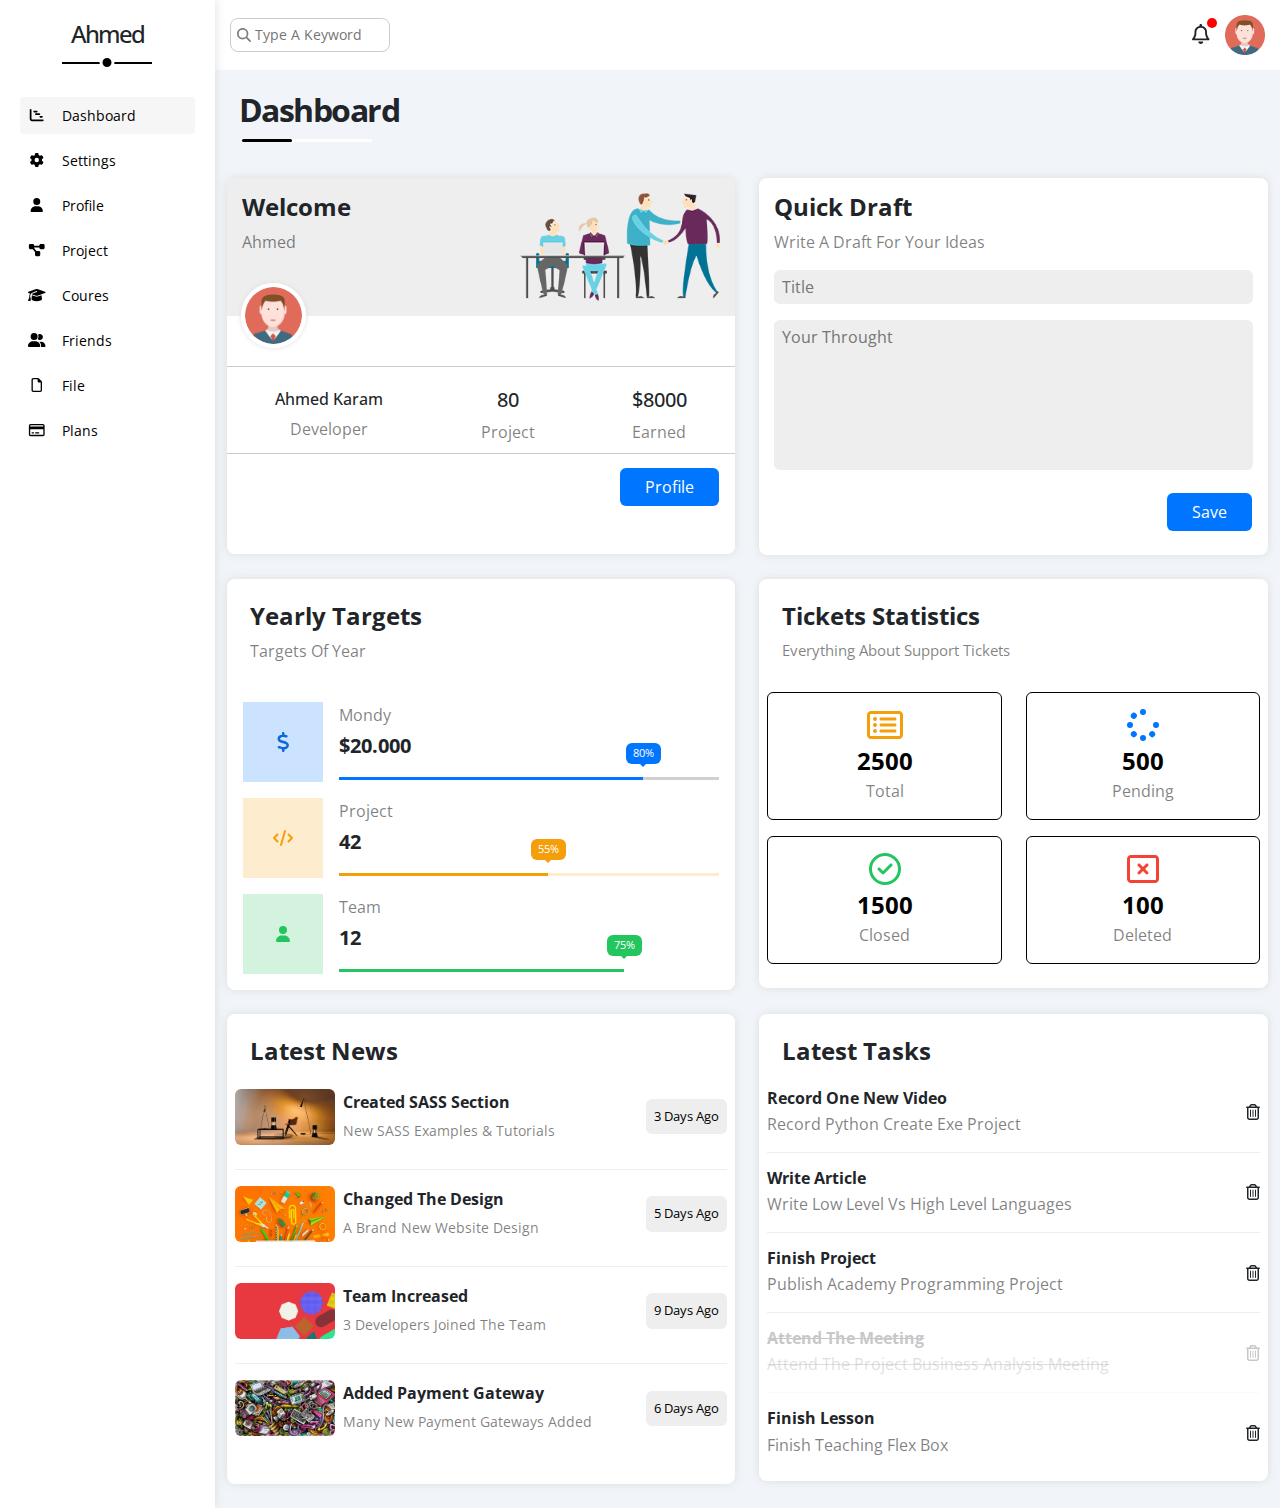
<file: index.html>
<!DOCTYPE html>
<html lang="en">

    <head>
        <meta charset="UTF-8">
        <meta name="viewport" content="width=device-width, initial-scale=1.0">
        <title>Dashboard</title>
        <link rel="stylesheet" href="CSS/bootstrap.min.css">
        <link rel="stylesheet" href="CSS/framework.css" />
        <link rel="stylesheet" href="CSS/all-min.css" />
        <link rel="stylesheet" href="CSS/normalize.css" />
        <link rel="stylesheet" href="CSS/Style.css" />
        <!-- font google -->
        <link rel="preconnect" href="https://fonts.googleapis.com">
        <link rel="preconnect" href="https://fonts.gstatic.com" crossorigin>
        <link href="https://fonts.googleapis.com/css2?family=Open+Sans:wght@300;400;500;600;700;800&display=swap" rel="stylesheet">


    </head>

    <body>

        <div class="page d-flex  min-vh-100 ">
            <!-- start sidebar -->
            <div class="sidebar bg-white p-20">
                <h4 class="text-center  position-relative mb-sm-2 mb-md-5">Ahmed</h4>
                <ul class="list-unstyled m-0 p-0 text-capitalize ">
                    <li>
                        <a class="active text-black  fs-14 p-2  d-flex align-items-center rounded-1 mb-2 " href="index.html">
                            <i class="fa-solid  fa-chart-gantt  fa-fw "></i>
                            <span class="ms-3">Dashboard</span>
                        </a>
                    </li>
                    <li>
                        <a class=" text-black  fs-14 p-2  d-flex align-items-center rounded-1 mb-2 " href="settings.html">
                            <i class="fa-solid fa-gear fa-fw  "></i>
                            <span class="ms-3">settings</span>
                        </a>
                    </li>
                    <li>
                        <a class=" text-black  fs-14 p-2  d-flex align-items-center rounded-1  mb-2  " href="settings.html">
                            <i class="fa-solid fa-user fa-fw"></i>
                            <span class="ms-3">profile</span>
                        </a>
                    </li>
                    <li>
                        <a class=" text-black  fs-14 p-2  d-flex align-items-center rounded-1  mb-2  " href="settings.html">
                            <i class="fa-solid fa-diagram-project fa-fw"></i>
                            <span class="ms-3">project</span>
                        </a>
                    </li>
                    <li>
                        <a class=" text-black  fs-14 p-2  d-flex align-items-center rounded-1  mb-2 " href="settings.html">
                            <i class="fa-solid fa-graduation-cap"></i>
                            <span class="ms-3">coures</span>
                        </a>
                    </li>
                    <li>
                        <a class=" text-black  fs-14 p-2  d-flex align-items-center rounded-1  mb-2 " href="settings.html">
                            <i class="fa-solid fa-user-group fa-fw"></i>
                            <span class="ms-3">friends</span>
                        </a>
                    </li>
                    <li>
                        <a class=" text-black  fs-14 p-2  d-flex align-items-center rounded-1  mb-2 " href="settings.html">
                            <i class="fa-regular fa-file fa-fw"></i>
                            <span class="ms-3">file</span>
                        </a>
                    </li>
                    <li>
                        <a class=" text-black  fs-14 p-2  d-flex align-items-center rounded-1  mb-2 " href="settings.html">
                            <i class="fa-regular fa-credit-card fa-fw"></i>
                            <span class="ms-3">plans</span>
                        </a>
                    </li>
                </ul>
            </div>
            <!-- end sidebar -->
            <!-- start content for page -->
            <div class="content w-100 overflow-hidden">
                <!-- start head " navenar" -->
                <div class="head d-flex align-items-center justify-content-between bg-white ">
                    <form action="" class="position-relative">
                        <i class="fa-solid fa-magnifying-glass text-black-50 fs-14 "></i>
                        <input class="search p-2 ps-4  fs-14 rounded-3 text-black-50" type="search" placeholder="Type A Keyword">
                    </form>
                    <div class="icon position-relative d-flex align-items-center ">
                        <span class="me-3"><i class="fs-5 fa-regular fa-bell bell"></i></span>
                        <img class="img-fluid" src="images/avatar.png" alt="">
                    </div>
                </div>
                <!-- end head -->
                <!-- start  main  title page -->
                <h1 class="main-title position-relative ms-4 mb-5 fw-bold w-fit ls-widest d-block ">
                    Dashboard</h1>
                <!-- end  main  title page -->
                <div class="container">
                    <div class="row ">
                        <div class="col-md-12 col-lg-6 ">
                            <div class="box-shadow box text-capitalize rounded-3 overflow-hidden mb-4 ">
                                <div class="head d-flex align-items-start justify-content-between">
                                    <div>
                                        <h4 class="fw-bold">welcome</h4>
                                        <span class="d-block text-black-50">ahmed</span>
                                    </div>
                                    <img class="img-fluid" src="images/welcome.png" alt="welcome-logo">
                                </div>
                                <div class="text position-relative  bg-white ">
                                    <img class="img-fluid " src="images/avatar.png" alt="avatar">
                                    <div class="info d-flex align-items-center justify-content-around pb-3 pt-5 text-center flex-column flex-md-row   flex-lg-row ">
                                        <div class="name pt-4 ">
                                            <h5 class="fs-6">ahmed karam</h5>
                                            <span class="d-block text-black-50 fs-6">developer</span>
                                        </div>
                                        <div class="project pt-4">
                                            <h5 class="">80</h5>
                                            <span class="d-block text-black-50 fs-6">project</span>
                                        </div>
                                        <div class="selery pt-4">
                                            <h5 class="">$8000</h5>
                                            <span class="d-block text-black-50 fs-6">earned</span>
                                        </div>
                                    </div>
                                    <div class="d-flex justify-content-end pb-5">
                                        <a class="btn main-btn d-block w-fit rounded-2 me-3 mt-2 ps-4 pe-4 bg-blue text-white " href="#">profile</a>
                                    </div>
                                </div>
                            </div>
                        </div>
                        <div class="col-md-12 col-lg-6 ">
                            <div class="box-shadow box-2 text-capitalize rounded-3 overflow-hidden bg-white  mb-4 ">
                                <div class="head">
                                    <h4 class="fw-bold">Quick Draft </h4>
                                    <p class="mb-3 d-block text-black-50 fs-6">Write A Draft For
                                        Your
                                        Ideas </p>
                                    <form action="" class="d-flex flex-wrap text-black-50  ">
                                        <input class="mb-3 p-2 w-100 border-0 rounded-2 " type="text" placeholder="title">
                                        <textarea class="p-2 border-0 rounded-2 " placeholder="your throught"></textarea>
                                    </form>
                                </div>
                                <div class="d-flex justify-content-end mb-4 ">
                                    <a class="btn main-btn d-block w-fit rounded-2 me-3 mt-2 ps-4 pe-4 bg-blue text-white " href="#">save</a>
                                </div>
                            </div>
                        </div>
                        <div class="col-md-12 col-lg-6 ">
                            <div class="box-shadow box-3 text-capitalize rounded-3 overflow-hidden bg-white mb-4 p-2 ">
                                <div class="head">
                                    <h4 class="fw-bold">Yearly Targets </h4>
                                    <p class="mb-3 d-block text-black-50 fs-6">targets of year </p>
                                </div>
                                <div class="target-row text-capitalize d-flex align-items-center position-relateve d-flex p-2 blue">
                                    <div class="icon d-flex align-center justify-content-center me-3">
                                        <i class="fa-solid fa-dollar-sign text-center fs-5"></i>
                                    </div>
                                    <div class="details ">
                                        <p class="text-black-50 mb-1 fs-6 text-black-50"> mondy</p>
                                        <span class="fw-bold mb-3 fs-5 d-block "> $20.000</span>
                                        <div class="prg w-100">
                                            <span style="width: 80%;" data-prog="80%"> </span>
                                        </div>
                                    </div>
                                </div>
                                <div class="target-row text-capitalize d-flex align-items-center position-relateve d-flex p-2 orange">
                                    <div class="icon d-flex align-center justify-content-center me-3 ">
                                        <i class="fa-solid fa-code "></i>
                                    </div>
                                    <div class="details ">
                                        <p class="text-black-50 mb-1 fs-6 text-black-50"> project</p>
                                        <span class="fw-bold  mb-3 fs-5 d-block "> 42</span>
                                        <div class="prg w-100">
                                            <span style="width: 55%;" data-prog="55%"> </span>
                                        </div>
                                    </div>
                                </div>
                                <div class="target-row text-capitalize d-flex align-items-center position-relateve d-flex p-2 green">
                                    <div class="icon d-flex align-center justify-content-center me-3 ">
                                        <i class="fa-solid fa-user"></i>
                                    </div>
                                    <div class="details ">
                                        <p class="text-black-50 mb-1 fs-6 text-black-50"> team</p>
                                        <span class="fw-bold mb-3 fs-5 d-block "> 12</span>
                                        <div class="prg w-100">
                                            <span style="width: 75%;" data-prog="75%"> </span>
                                        </div>
                                    </div>
                                </div>
                            </div>
                        </div>
                        <div class="col-md-12 col-lg-6 ">
                            <div class="box-shadow box-4 text-capitalize rounded-3 overflow-hidden bg-white  mb-4 p-2 ">
                                <div class="head">
                                    <h4 class="fw-bold">Tickets Statistics </h4>
                                    <p class="mb-3 d-block text-black-50 fs-15">Everything About Support Tickets</p>
                                </div>
                                <div class="row ">
                                    <div class="col-md-12 col-lg-6  ">
                                        <div class="box orange text-capitalize  text-center p-3 mb-3 ">
                                            <i class=" fa-2x fa-regular fa-rectangle-list"></i>
                                            <span class="d-block fw-bold fs-4 text-black"> 2500</span>
                                            <span class="  text-black-50"> total</span>
                                        </div>
                                    </div>
                                    <div class="col-md-12 col-lg-6   ">
                                        <div class="box blue text-capitalize  text-center p-3 mb-3">
                                            <i class="fa-2x fa-solid fa-spinner"></i>
                                            <span class="d-block fw-bold fs-4 text-black"> 500</span>
                                            <span class=" text-black-50"> pending</span>
                                        </div>
                                    </div>
                                    <div class="col-md-12 col-lg-6  ">
                                        <div class="box green text-capitalize  text-center p-3 mb-3 ">
                                            <i class="fa-2x fa-regular fa-circle-check"></i>
                                            <span class="d-block fw-bold fs-4 text-black"> 1500</span>
                                            <span class=" text-black-50"> closed</span>
                                        </div>
                                    </div>
                                    <div class="col-md-12 col-lg-6 ">
                                        <div class="box red  text-capitalize  text-center p-3 mb-3">
                                            <i class="fa-2x fa-regular fa-rectangle-xmark"></i>
                                            <span class="d-block fw-bold fs-4 text-black"> 100</span>
                                            <span class="text-black-50"> Deleted</span>
                                        </div>
                                    </div>
                                </div>
                            </div>
                        </div>
                        <div class="col-md-12 col-lg-6">
                            <div class="box-shadow box-5 text-capitalize rounded-3 overflow-hidden bg-white  mb-4  p-2">
                                <div class="head">
                                    <h4 class="fw-bold">Latest News </h4>
                                </div>
                                <div class="section d-flex justify-content-between align-items-center text-lg-start text-md-center  mb-3 pb-4 ">
                                    <img class="img-fluid w-25 rounded-2 me-2" src="images/news-01.png" alt="news">
                                    <div class="flex-fill">
                                        <h6 class="fw-bold ">Created SASS Section </h6>
                                        <p class="fs-14 text-black-50 m-0">New SASS Examples & Tutorials </p>
                                    </div>
                                    <span class="day d-block p-2 fs-13 rounded-2 text-black">3 Days Ago </span>
                                </div>
                                <div class="section d-flex justify-content-between align-items-center mb-3 pb-4 text-lg-start text-md-center  ">
                                    <img class="img-fluid w-25 rounded-2 me-2" src="images/news-02.png" alt="news">
                                    <div class="flex-fill">
                                        <h6 class="fw-bold ">Changed The Design</h6>
                                        <p class="fs-14 text-black-50 m-0">A Brand New Website Design</p>
                                    </div>
                                    <span class="day d-block p-2 fs-13 rounded-2 text-black">5 Days Ago </span>
                                </div>
                                <div class="section d-flex justify-content-between align-items-center mb-3 pb-4 text-lg-start text-md-center  ">
                                    <img class="img-fluid w-25 rounded-2 me-2" src="images/news-03.png" alt="news">
                                    <div class="flex-fill">
                                        <h6 class="fw-bold ">Team Increased </h6>
                                        <p class="fs-14 text-black-50 m-0">3 Developers Joined The Team </p>
                                    </div>
                                    <span class="day d-block p-2 fs-13 rounded-2 text-black">9 Days Ago </span>
                                </div>
                                <div class="section d-flex justify-content-between align-items-center mb-4 pb-3 text-lg-start text-md-center ">
                                    <img class="img-fluid w-25 rounded-2 me-2" src="images/news-04.png" alt="news">
                                    <div class="flex-fill">
                                        <h6 class="fw-bold ">Added Payment Gateway</h6>
                                        <p class="fs-14 text-black-50 m-0">Many New Payment Gateways Added</p>
                                    </div>
                                    <span class="day d-block p-2 fs-13 rounded-2 text-black">6 Days Ago </span>
                                </div>
                            </div>
                        </div>
                        <div class="col-md-12 col-lg-6 ">
                            <div class="box-shadow box-6 text-capitalize rounded-3 overflow-hidden bg-white  mb-4  p-2">
                                <div class="head ">
                                    <h4 class="fw-bold ">Latest Tasks </h4>
                                </div>
                                <div class="box d-flex justify-content-between align-items-center mb-3 pb-3">
                                    <div class="text">
                                        <h5 class="fw-bold m-0 mb-1 fs-6">Record One New Video</h5>
                                        <p class="text-black-50 m-0 fs-6">Record Python Create Exe Project</p>
                                    </div>
                                    <i class="fa-regular fa-trash-can delete"></i>
                                </div>
                                <div class="box d-flex justify-content-between align-items-center mb-3 pb-3">
                                    <div class="text">
                                        <h5 class="fw-bold m-0 mb-1 fs-6 ">Write Article</h5>
                                        <p class="text-black-50 m-0 fs-6">Write Low Level vs High Level Languages</p>
                                    </div>
                                    <i class="fa-regular fa-trash-can delete"></i>
                                </div>
                                <div class="box d-flex justify-content-between align-items-center mb-3 pb-3">
                                    <div class="text">
                                        <h5 class="fw-bold m-0 mb-1 fs-6">Finish Project </h5>
                                        <p class="text-black-50 m-0 fs-6">Publish Academy Programming Project</p>
                                    </div>
                                    <i class="fa-regular fa-trash-can delete"></i>
                                </div>
                                <div class="box d-flex justify-content-between align-items-center mb-3 pb-3 opacity-25">
                                    <div class="text">
                                        <h5 class="fw-bold m-0 mb-1 fs-6 text-decoration-line-through">Attend The Meeting </h5>
                                        <p class="text-black-50 m-0 text-decoration-line-through fs-6">Attend The Project Business Analysis Meeting</p>
                                    </div>
                                    <i class="fa-regular fa-trash-can delete"></i>
                                </div>
                                <div class="box d-flex justify-content-between align-items-center pb-3">
                                    <div class="text">
                                        <h5 class="fw-bold m-0 mb-1 fs-6">Finish Lesson </h5>
                                        <p class="text-black-50 m-0 fs-6">Finish Teaching Flex Box</p>
                                    </div>
                                    <i class="fa-regular fa-trash-can delete"></i>
                                </div>

                            </div>
                        </div>
                    </div>
                </div>
                <!-- end content for page -->
            </div>
        </div>
        <!-- file js -->
        <script src="js/bootstrap.bundle.min.js"></script>
        <script src="js/all.min.js"></script>
    </body>

</html>
</file>
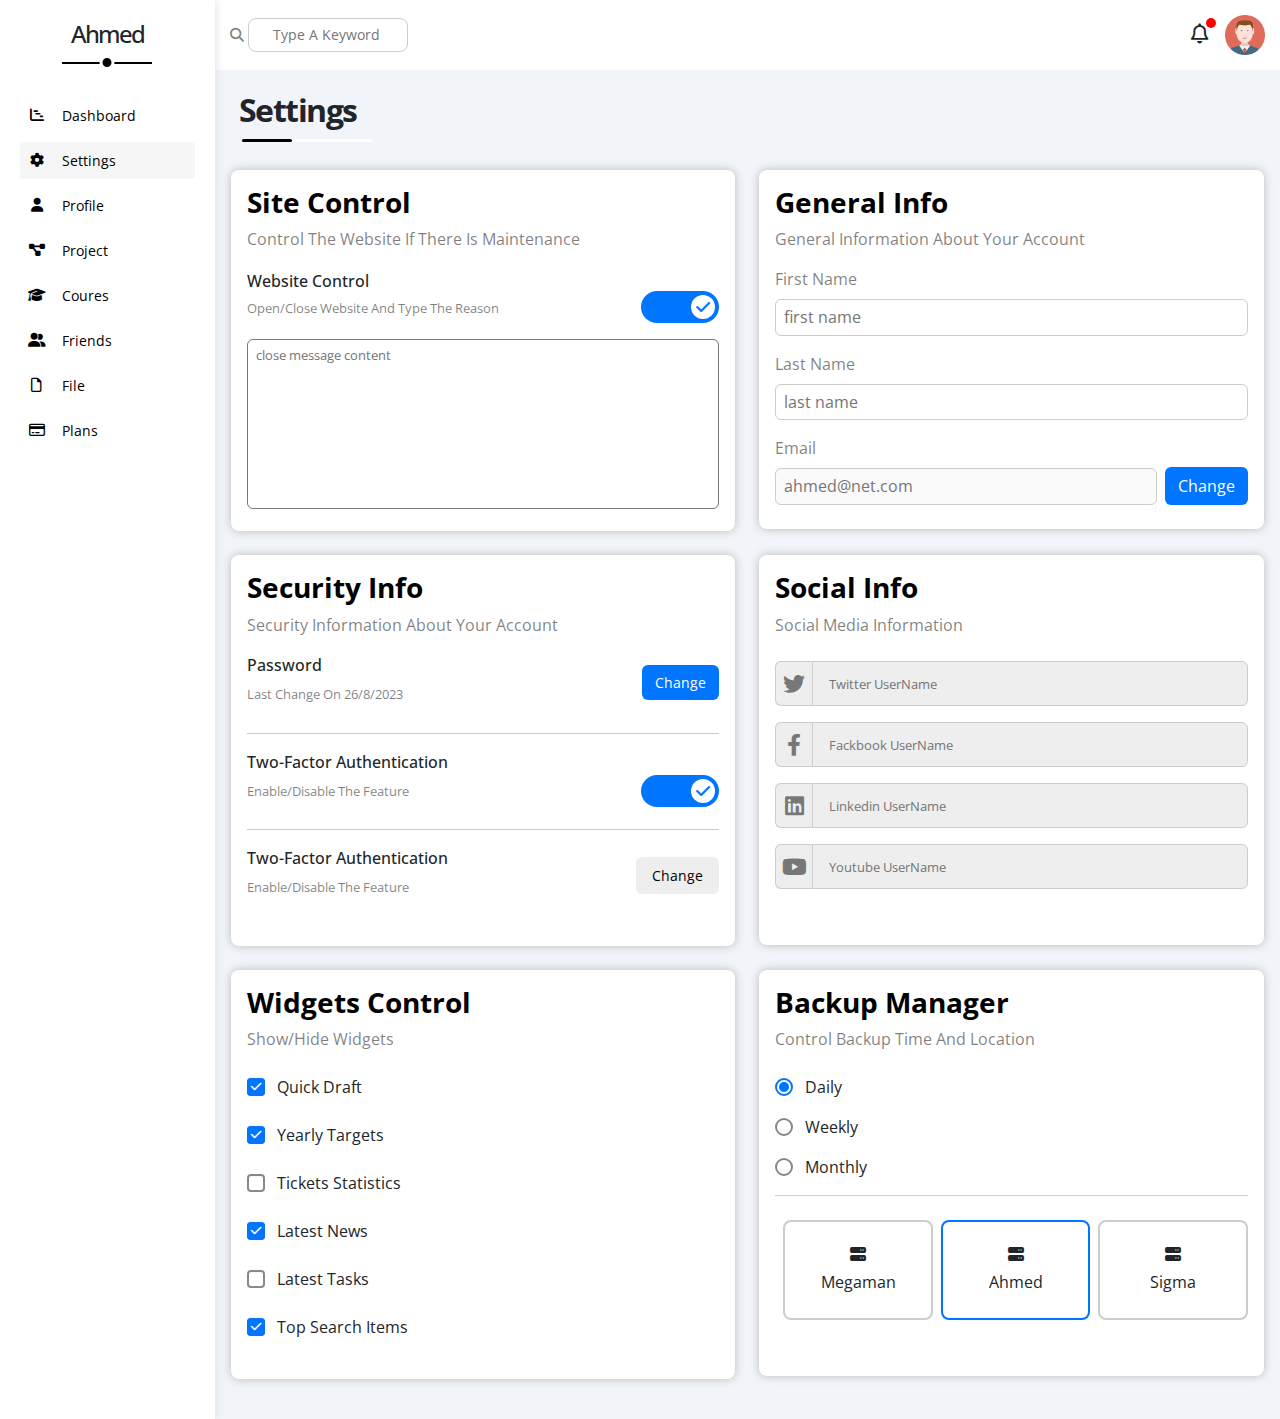
<file: settings.html>
<!DOCTYPE html>
<html lang="en">

    <head>
        <meta charset="UTF-8">
        <meta name="viewport" content="width=device-width, initial-scale=1.0">
        <title>Dashboard</title>
        <link rel="stylesheet" href="CSS/bootstrap.min.css">
        <link rel="stylesheet" href="CSS/framework.css" />
        <link rel="stylesheet" href="CSS/all-min.css" />
        <link rel="stylesheet" href="CSS/normalize.css" />
        <link rel="stylesheet" href="CSS/Style.css" />
        <!-- font google -->
        <link rel="preconnect" href="https://fonts.googleapis.com">
        <link rel="preconnect" href="https://fonts.gstatic.com" crossorigin>
        <link href="https://fonts.googleapis.com/css2?family=Open+Sans:wght@300;400;500;600;700;800&display=swap" rel="stylesheet">
    </head>

    <body>
        <div class="page d-flex  min-vh-100 ">
            <!-- start sidebar -->
            <div class="sidebar bg-white p-20">
                <h4 class="text-center  position-relative mb-sm-2 mb-md-5">Ahmed</h4>
                <ul class="list-unstyled m-0 p-0 text-capitalize ">
                    <li>
                        <a class=" text-black  fs-14 p-2  d-flex align-items-center rounded-1 mb-2 " href="index.html">
                            <i class="fa-solid  fa-chart-gantt  fa-fw "></i>
                            <span class="ms-3">Dashboard</span>
                        </a>
                    </li>
                    <li>
                        <a class=" active text-black  fs-14 p-2  d-flex align-items-center rounded-1 mb-2 " href="settings.html">
                            <i class="fa-solid fa-gear fa-fw  "></i>
                            <span class="ms-3">settings</span>
                        </a>
                    </li>
                    <li>
                        <a class=" text-black  fs-14 p-2  d-flex align-items-center rounded-1  mb-2  " href="settings.html">
                            <i class="fa-solid fa-user fa-fw"></i>
                            <span class="ms-3">profile</span>
                        </a>
                    </li>
                    <li>
                        <a class=" text-black  fs-14 p-2  d-flex align-items-center rounded-1  mb-2  " href="settings.html">
                            <i class="fa-solid fa-diagram-project fa-fw"></i>
                            <span class="ms-3">project</span>
                        </a>
                    </li>
                    <li>
                        <a class=" text-black  fs-14 p-2  d-flex align-items-center rounded-1  mb-2 " href="settings.html">
                            <i class="fa-solid fa-graduation-cap"></i>
                            <span class="ms-3">coures</span>
                        </a>
                    </li>
                    <li>
                        <a class=" text-black  fs-14 p-2  d-flex align-items-center rounded-1  mb-2 " href="settings.html">
                            <i class="fa-solid fa-user-group fa-fw"></i>
                            <span class="ms-3">friends</span>
                        </a>
                    </li>
                    <li>
                        <a class=" text-black  fs-14 p-2  d-flex align-items-center rounded-1  mb-2 " href="settings.html">
                            <i class="fa-regular fa-file fa-fw"></i>
                            <span class="ms-3">file</span>
                        </a>
                    </li>
                    <li>
                        <a class=" text-black  fs-14 p-2  d-flex align-items-center rounded-1  mb-2 " href="settings.html">
                            <i class="fa-regular fa-credit-card fa-fw"></i>
                            <span class="ms-3">plans</span>
                        </a>
                    </li>
                </ul>
            </div>
            <!-- end sidebar -->
            <!-- start content for page -->
            <div class="content w-100 overflow-hidden">
                <!-- start head " navenar" -->
                <div class="head d-flex align-items-center justify-content-between bg-white ">
                    <form action="" class="position-relative">
                        <i class="fa-solid fa-magnifying-glass text-black-50 fs-14 "></i>
                        <input class="search p-2 ps-4  fs-14 rounded-3 text-black-50" type="search" placeholder="Type A Keyword">
                    </form>
                    <div class="icon position-relative d-flex align-items-center ">
                        <span class="me-3"><i class="fs-5 fa-regular fa-bell bell"></i></span>
                        <img class="img-fluid" src="images/avatar.png" alt="">
                    </div>
                </div>
                <!-- end head -->
                <!-- start  main  title page -->
                <h1 class="main-title position-relative ms-4 mb-4 fw-bold w-fit ls-widest d-block text-capitalize">
                    settings</h1>
                <!-- end  main  title page -->
                <!-- <label>
                        <input class="check-box" type="checkbox" checked>
                        <div class="checked-swich"></div>
                    </label> -->
                <div class="settings-page p-3 ">
                    <div class="row">
                        <!-- Site Control  -->
                        <div class="colo-md-12 col-lg-6">
                            <div class="box box-one Site-control bg-white rounded-3 p-3 text-capitalize mb-4">
                                <h3 class="fw-bold text-black m-0 mb-2">Site Control </h3>
                                <p class="m-0 mb-3 text-black-50">Control The Website If There Is Maintenance </p>
                                <div class="d-flex justify-content-between align-items-center">
                                    <div class="text">
                                        <h3 class="fs-6 m-0 mb-2">Website Control </h3>
                                        <p class="text-black-50 fs-13 m-0">open/Close Website and Type The Reason </p>
                                    </div>
                                    <div class="toggole">
                                        <label>
                                            <input class="check-box" type="checkbox" checked>
                                            <div class="toggole-swich"></div>
                                        </label>
                                    </div>
                                </div>
                                <textarea class="w-100 mt-3 p-2 text-black-50 fs-13 rounded-2 " placeholder="close message content"></textarea>
                            </div>
                        </div>
                        <!-- General Info  -->
                        <div class="colo-md-12 col-lg-6">
                            <div class="box box-two General bg-white rounded-3 p-3 text-capitalize mb-4">
                                <h3 class="fw-bold text-black m-0 mb-2 fs-3">General Info </h3>
                                <p class="m-0 mb-3 text-black-50">General Information About Your Account </p>
                                <form class=" text-black-50 ">
                                    <label class="mb-2 fs-6" for="name">first name</label>
                                    <input class=" w-100 mb-3 p-2 rounded-2 border-0" type="text" name="name" id="name" placeholder="first name">
                                    <label class="mb-2 fs-6" for="last-name"> last name</label>
                                    <input class=" w-100 mb-3 p-2 rounded-2 border-0" type="text" name="last-name" id="last-name" placeholder="last name">
                                    <div class="d-flex align-items-center">
                                        <div class="flex-fill">
                                            <label class="mb-2 fs-6" for="email">Email</label>
                                            <input class=" w-100 mb-2 p-2 d-block rounded-2 border-0 " type="email" name="email" id="email" placeholder="ahmed@net.com" disabled>
                                        </div>
                                        <div>
                                            <a class="btn main-btn bg-blue text-white ms-2 mt-4" href="#">change</a>
                                        </div>
                                    </div>
                                </form>
                            </div>
                        </div>
                        <!-- Security Info  -->
                        <div class="colo-md-12 col-lg-6">
                            <div class="box box-three Security bg-white rounded-3 p-3 text-capitalize mb-4">
                                <h3 class="fw-bold text-black m-0 mb-2 ">Security Info </h3>
                                <p class="m-0 mb-3 text-black-50">Security Information About Your Account </p>
                                <div class="section d-flex justify-content-between align-items-center mb-3">
                                    <div class="text">
                                        <p class="fw-medium m-0 ">password</p>
                                        <p class="text-black-50 mt-2 mb-2 fs-13">Last Change On 26/8/2023 </p>
                                    </div>
                                    <a class="btn main-btn bg-blue text-white fs-14" href="#">change</a>
                                </div>
                                <div class="section d-flex justify-content-between align-items-center mb-3">
                                    <div class="text">
                                        <p class="fw-medium m-0 ">Two-Factor Authentication</p>
                                        <p class="text-black-50 mt-2 mb-2 fs-13">Enable/Disable The Feature </p>
                                    </div>
                                    <div class="toggole">
                                        <label>
                                            <input class="check-box" type="checkbox" checked>
                                            <div class="toggole-swich"></div>
                                        </label>
                                    </div>
                                </div>
                                <div class="section d-flex justify-content-between align-items-center p-md-0 pb-lg-4">
                                    <div class="text">
                                        <span class="fw-medium m-0 ">Two-Factor Authentication</span>
                                        <p class="text-black-50 mt-2 mb-2 fs-13">Enable/Disable The Feature </p>
                                    </div>
                                    <a class=" btn-grany  text-black fs-14 rounded-2 p-2 ps-3 pe-3 " href="#">change</a>
                                </div>
                            </div>
                        </div>
                        <!-- Social Info -->
                        <div class="colo-md-12 col-lg-6">
                            <div class="box box-four Social-info bg-white rounded-3 pb-4 p-3 text-capitalize mb-4">
                                <h3 class="fw-bold text-black m-0 mb-2 fs-3">Social Info</h3>
                                <p class="m-0 mb-3 text-black-50 mb-4">Social Media Information </p>
                                <form class=" text-black-50 mb-3">
                                    <div class="social  d-flex ">
                                        <i class="fa-brands fa-twitter rounded-start-2 border-end-0"></i>
                                        <input class="Twitter d-inline-flex w-100 mb-3 ps-3 fs-13 p-3 rounded-end-2 border-0" type="text" name="Twitter" id="Twitter" placeholder="Twitter UserName">
                                    </div>
                                    <div class="social  d-flex">
                                        <i class="fa-brands fa-facebook-f rounded-start-2 border-end-0"></i>
                                        <input class="Twitter d-inline-flex w-100 mb-3 ps-3 fs-13 p-3 rounded-end-2 border-0" type="text" name="Fackbook" id="Fackbook" placeholder="Fackbook UserName">
                                    </div>
                                    <div class="social  d-flex">
                                        <i class="fa-brands fa-linkedin rounded-start-2 border-end-0"></i>
                                        <input class="Twitter d-inline-flex w-100 mb-3 ps-3 fs-13 p-3 rounded-end-2 border-0" type="text" name="Linkedin" id="Linkedin" placeholder="Linkedin UserName">
                                    </div>
                                    <div class="social  d-flex">
                                        <i class="fa-brands fa-youtube rounded-start-2 border-end-0 "></i>
                                        <input class="Twitter d-inline-flex w-100 mb-3 ps-3 fs-13 p-3 rounded-end-2 border-0" type="text" name="Youtube" id="Youtube" placeholder="Youtube UserName">
                                    </div>
                                </form>
                            </div>
                        </div>
                        <!-- Widgets Control -->
                        <div class="colo-md-12 col-lg-6">
                            <div class="box box-five Control bg-white rounded-3 p-3 text-capitalize mb-4">
                                <h3 class="fw-bold text-black m-0 mb-2 fs-3"> Widgets Control</h3>
                                <p class="m-0 mb-3 text-black-50 mb-4">Show/Hide Widgets </p>
                                <div class="Control d-flex align-items-center mb-4 ">
                                    <input type="checkbox" id="one" checked />
                                    <label for="one"> Quick Draft</label>
                                </div>
                                <div class="Control d-flex align-items-center mb-4">
                                    <input type="checkbox" id="two" checked />
                                    <label for="two"> Yearly Targets</label>
                                </div>
                                <div class="Control d-flex align-items-center mb-4">
                                    <input type="checkbox" id="three" />
                                    <label for="three">Tickets Statistics</label>
                                </div>
                                <div class="Control d-flex align-items-center mb-4">
                                    <input type="checkbox" id="four" checked />
                                    <label for="four">Latest News </label>
                                </div>
                                <div class="Control d-flex align-items-center mb-4">
                                    <input type="checkbox" id="five" />
                                    <label for="five"> Latest Tasks</label>
                                </div>
                                <div class="Control d-flex align-items-center mb-4">
                                    <input type="checkbox" id="six" checked />
                                    <label for="six">Top Search Items</label>
                                </div>
                            </div>
                        </div>
                        <!-- Backup Manager  -->
                        <div class="colo-md-12 col-lg-6">
                            <div class="box box-six Backup bg-white rounded-3 p-3 text-capitalize mb-4">
                                <h3 class="fw-bold text-black m-0 mb-2 fs-3"> Backup Manager </h3>
                                <p class="m-0 mb-3 text-black-50 mb-4">Control Backup Time And Location </p>
                                <div class="date d-flex align-items-center mb-3 ">
                                    <input type="radio" name="time" id="daily" checked />
                                    <label for="daily">daily</label>
                                </div>
                                <div class="date d-flex align-items-center mb-3 ">
                                    <input type="radio" name="time" id="weekly" />
                                    <label for="weekly">weekly</label>
                                </div>
                                <div class="date d-flex align-items-center mb-3 ">
                                    <input type="radio" name="time" id="monthly" />
                                    <label for="monthly">monthly</label>
                                </div>
                                <div class="servers d-flex align-items-center text-center  pt-4 mb-4">
                                    <input type="radio" name="servers" id="server-one" />
                                    <div class="server mb-3  rounded-3 w-100  ms-2">
                                        <label class="d-block p-4 " for="server-one">
                                            <i class="fa-solid fa-server d-block mb-2 "></i>
                                            <span>Megaman</span>
                                        </label>
                                    </div>
                                    <input type="radio" name="servers" id="server-two" checked />
                                    <div class="server mb-3  rounded-3 w-100 ms-2">
                                        <label class="d-block  p-4" for="server-two">
                                            <i class="fa-solid fa-server d-block mb-2 "></i>
                                            <span>Ahmed</span>
                                        </label>
                                    </div>
                                    <input type="radio" name="servers" id="server-three" />
                                    <div class="server mb-3  rounded-3 w-100 ms-2">
                                        <label class="d-block p-4" for="server-three">
                                            <i class="fa-solid fa-server d-block mb-2"></i>
                                            <span>Sigma</span>
                                        </label>
                                    </div>
                                </div>
                            </div>
                        </div>
                    </div>
                </div>
            </div>
        </div>
    </body>
</file>
<file: CSS/framework.css>
:root {
  --blue-color: #0075ff;
  --blue-alt-color: #0d69d5;
  --orange-color: #f59e0b;
  --green-color: #22c55e;
  --red-color: #f44336;
  --grey-color: #888;
}

/* Start Box */
.d-flex {
  display: flex;
}

.f-wrap {
  flex-wrap: wrap;
}

.align-center {
  align-items: center;
}

.space-between {
  justify-content: space-between;
}

.d-grid {
  display: grid;
}

.gap-20 {
  gap: 20px;
}

.d-block {
  display: block;
}

@media (max-width: 767px) {
  .block-mobile {
    display: block;
  }

  .hide-mobile {
    display: none;
  }
}

/* End Box */
/* Start Padding + Margin */
.p-10 {
  padding: 10px;
}

.p-15 {
  padding: 15px;
}

.p-20 {
  padding: 20px;
}

.pt-10 {
  padding-top: 10px;
}

.pt-15 {
  padding-top: 15px;
}

.pt-20 {
  padding-top: 20px;
}

.pb-10 {
  padding-bottom: 10px;
}

.pb-15 {
  padding-bottom: 15px;
}

.pb-20 {
  padding-bottom: 20px;
}

.pl-15 {
  padding-left: 15px;
}

.m-0 {
  margin: 0;
}

.m-15 {
  margin: 15px;
}

.m-20 {
  margin: 20px;
}

.mt-0 {
  margin-top: 0;
}

.mt-5 {
  margin-top: 5px;
}

.mt-10 {
  margin-top: 10px;
}

.mt-15 {
  margin-top: 15px;
}

.mt-20 {
  margin-top: 20px;
}

.mt-25 {
  margin-top: 25px;
}

.mr-10 {
  margin-right: 10px;
}

.mr-15 {
  margin-right: 15px;
}

.mb-5 {
  margin-bottom: 5px;
}

.mb-10 {
  margin-bottom: 10px;
}

.mb-15 {
  margin-bottom: 15px;
}

.mb-20 {
  margin-bottom: 20px;
}

.mb-25 {
  margin-bottom: 25px;
}

/* End Padding + Margin */
/* Start Color */
.c-black {
  color: black;
}

.c-white {
  color: white;
}

.c-grey {
  color: var(--grey-color);
}

.c-red {
  color: var(--red-color);
}

.c-green {
  color: var(--green-color);
}

.c-blue {
  color: var(--blue-color);
}

.c-orange {
  color: var(--orange-color);
}

.bg-red {
  background-color: var(--red-color);
}

.bg-green {
  background-color: var(--green-color);
}

.bg-blue {
  background-color: var(--blue-color);
}

.bg-orange {
  background-color: var(--orange-color);
}

.bg-white {
  background-color: white;
}

.bg-eee {
  background-color: #eee;
}

/* End Color */
/* Start Position */
.p-relative {
  position: relative;
}

.p-absolute {
  position: absolute;
}

/* End Position */
/* Start Font */
.txt-c {
  text-align: center;
}

.fs-13 {
  font-size: 13px;
}

.fs-14 {
  font-size: 14px;
}

.fs-15 {
  font-size: 15px;
}

.fs-25 {
  font-size: 25px;
}

.fw-bold {
  font-weight: bold;
}

@media (max-width: 767px) {
  .txt-c-mobile {
    text-align: center;
  }
}

/* End Font */
/* Start Border */
.rad-6 {
  border-radius: 6px;
}

.rad-10 {
  border-radius: 10px;
}

.rad-half {
  border-radius: 50%;
}

.b-none {
  border: none;
}

.border-ccc {
  border: 1px solid #ccc;
}

.border-eee {
  border: 1px solid #eee;
}

/* End Border */
/* Start Width + Height */
.w-full {
  width: 100%;
}

.w-100 {
  width: 100px;
}

.w-fit {
  width: fit-content;
}

.h-full {
  height: 100%;
}

.h-100 {
  height: 100px;
}

/* End Width + Height */
/* Start Components */
.center-flex {
  display: flex;
  align-items: center;
  justify-content: center;
}

.between-flex {
  display: flex;
  align-items: center;
  justify-content: space-between;
}

.btn-shape {
  padding: 4px 10px;
  border-radius: 6px;
}

/* End Components */
</file>
<file: CSS/Style.css>
* {
    box-sizing: border-box;
}
:root {
    --main-transition: 0.3s;
    --blue-color: #0075ff;
    --blue-alt-color: #0d69d5;
    --orange-color: #f59e0b;
    --green-color: #22c55e;
    --red-color: #f44336;
    --grey-color: #888;
    --fa-style-family-clssic: "Font Awesome 6 Free"
}
body {
    font-family: 'Open Sans', sans-serif;
}
html {
    scroll-behavior: smooth;
}
*:focus {
    outline: none;
}
a {
    text-decoration: none;
    transition: var(--main-transition);
}
.page {
    background-color: #f1f5f9;
}
.sidebar {
    width: 250px;
    box-shadow: 0 0 10px #ddd;
    transition: var(--main-transition);
    z-index: 1;
}
.sidebar > h4 {
    letter-spacing: -2px;
}
@media (min-width:767px) {
    .sidebar > h4::before,
    .sidebar > h4::after {
        content: "";
        position: absolute;
        left: 50%;
        transform: translateX(-50%);
        background-color: black;
    }
    .sidebar > h4::before {
        width: 90px;
        height: 2px;
        bottom: -15px;
    }
    .sidebar > h4::after {
        width: 15px;
        height: 15px;
        bottom: -21px;
        border-radius: 50%;
        border: 3px solid rgb(255, 255, 255);
    }
}
.sidebar ul li a:hover,
.sidebar ul li a.active {
    background-color: #f6f6f6;
}
@media (max-width:767px) {
    .sidebar {
        width: 65px;
        padding: 10px;
    }
    .sidebar > h4 {
        font-size: 14px;
    }
    .sidebar ul li a span {
        display: none;
    }
}
.content .head {
    padding: 15px;
}
.content .head form input[type="search"] {
    border: 1px solid #ccc;
    width: 160px;
    transition: var(--main-transition);
    color: black !important;
}
.content .head form input[type="search"]:focus {
    width: 190px;
}
.content .head form input[type="search"]:focus::placeholder {
    opacity: 0;
}
.content .head form svg {
    position: absolute;
    top: 50%;
    transform: translateY(-50%);
    left: 7px;
}
.content .head .icon img {
    height: 40px;
    width: 40px;
}
.content .head .icon span::before {
    content: " ";
    position: absolute;
    left: 15px;
    top: 3px;
    width: 10px;
    height: 10px;
    background-color: red;
    border-radius: 50%;
}
.page .content .main-title {
    letter-spacing: -1.5px;
}
.page .content .main-title::before,
.page .content .main-title::after {
    content: " ";
    position: absolute;
    left: 3px;
    bottom: -12px;
    height: 3px;
    border-radius: 6px;
}
.page .content .main-title::before {
    width: 130px;
    background-color: white;
}
.page .content .main-title::after {
    width: 50px;
    background-color: rgb(0, 0, 0);
}
/* start Dashboard */
.page .content .box .head {
    background-color: #eee;
    min-height: 137px;
}
.page .content .box .head img {
    width: 200px;
}
@media (max-width:767px) {
    .page .content .box .head img {
        width: 130px;
        margin-left: 30px;
    }
}
.page .content .box .info::after,
.page .content .box .info::before {
    content: "";
    position: absolute;
    width: 100%;
    height: 1px;
    background-color: #ccc;
    left: 0;
}
.page .content .box .info::after {
    top: 50px;
}
.page .content .box .info::before {
    bottom: 100px;
}
.page .content .box .text img {
    position: absolute;
    width: 65px;
    height: 65px;
    left: 14px;
    top: -33px;
    border: 4px solid white;
    border-radius: 50%;
    box-shadow: 0 0 5px #ddd;
}
.page .content .main-btn:hover {
    color: white;
    background-color: var(--blue-alt-color);
}
.page .content .box-2 form input[type="text"] {
    background-color: #eee;
}
.page .content .box-2 form input[type="text"]::placeholder {
    text-transform: capitalize;
}
.page .content .box-2 form textarea {
    width: 100%;
    height: 150px;
    background-color: #eee;
    resize: none;
}
.page .content .box-2 form textarea::placeholder {
    text-transform: capitalize;
}
.page .content .box-shadow {
    box-shadow: 0 0 10px #ddd;
}
/* Yearly Targets */
.page .content .box-3 .target-row .icon {
    width: 80px;
    height: 80px;
}
@media (max-width:767px) {
    .page .content .box-3 .target-row .icon {
        width: 5 0px;
        height: 50px;
    }
}
.page .content .box-3 .blue .icon {
    background-color: rgb(0 117 255 / 20%);
}
.page .content .box-3 .blue .icon svg {
    color: var(--blue-alt-color);
}
.page .content .box-3 .orange .icon {
    background-color: rgb(245 158 11 / 20%);
}
.page .content .box-3 .orange .icon svg {
    color: var(--orange-color);
}
.page .content .box-3 .green .icon {
    background-color: rgb(34 197 94 / 20%);
}
.page .content .box-3 .green .icon svg {
    color: var(--green-color);
}
.page .content .box-3 .target-row .details {
    flex: 1;
}
.page .content .box-3 .target-row .details .prg {
    position: relative;
    width: 100%;
    height: 3px;
}
.page .content .box-3 .target-row .details .prg span {
    position: absolute;
    height: 3px;
    left: 0;
    top: 0;
    display: block;
}
.page .content .box-3 .blue .details .prg {
    background-color: rgba(15, 20, 26, 0.2);
}
.page .content .box-3 .blue .details .prg span {
    background-color: var(--blue-color);
}
.page .content .box-3 .orange .details .prg {
    background-color: rgb(245 158 11 / 20%);
}
.page .content .box-3 .orange .details .prg span {
    background-color: var(--orange-color);
}
.page .content .box-3 .green .details .prg span {
    background-color: var(--green-color);
}
.page .content .box-3 .target-row .details .prg span::before {
    content: attr(data-prog);
    position: absolute;
    top: -34px;
    right: -18px;
    border-radius: 6px;
    color: white;
    padding: 2px 7px;
    font-size: 11px;
}
.page .content .box-3 .blue .details .prg span::before {
    background-color: var(--blue-color);
}
.page .content .box-3 .orange .details .prg span::before {
    background-color: var(--orange-color);
}
.page .content .box-3 .green .details .prg span::before {
    background-color: var(--green-color);
}
.page .content .box-3 .target-row .details .prg span::after {
    content: "";
    position: absolute;
    right: -6px;
    top: -16px;
    border: 6px solid;
}
.page .content .box-3 .blue .details .prg span::after {
    border-color: var(--blue-color) transparent transparent transparent;
}
.page .content .box-3 .orange .details .prg span::after {
    border-color: var(--orange-color) transparent transparent transparent;
}
.page .content .box-3 .green .details .prg span::after {
    border-color: var(--green-color)transparent transparent transparent;
}
.page .content .box-4 .box {
    border: 1px solid black;
    border-radius: 6px;
}
.page .content .box-4 .orange svg {
    color: var(--orange-color);
}
.page .content .box-4 .blue svg {
    color: var(--blue-color);
}
.page .content .box-4 .green svg {
    color: var(--green-color);
}
.page .content .box-4 .red svg {
    color: var(--red-color);
}
.page .content .box-5 .section:not(:last-child) {
    border-bottom: 1px solid #eee;
}
.page .content .box-5 .section img {
    width: 100px !important;
}
.page .content .box-5 .section .day {
    background-color: #eee;
}
@media (max-width:991px) {
    .page .content .box-5 .section {
        flex-direction: column;
        text-align: center !important;
    }
    .page .content .box-5 .section img {
        margin: 0 !important;
        margin-bottom: 10px !important;
    }
    .page .content .box-5 .section p {
        margin-bottom: 10px !important;
    }
}
.page .content .box-6 .box:not(:last-child) {
    border-bottom: 1px solid #eee;
}
/* end Dashboard */
/* start  settings */
.check-box {
    --webkit-appearance: none;
    appearance: none;
}
.toggole-swich {
    background-color: #ccc;
    width: 78px;
    height: 32px;
    border-radius: 16px;
    position: relative;
    transition: var(--main-transition);
}
.check-box + .toggole-swich::before {
    font-family: var(--fa-style-family-clssic);
    content: "\f00d";
    font-weight: 900;
    position: absolute;
    width: 24px;
    height: 24px;
    background-color: white;
    color: #aaa;
    left: 4px;
    top: 4px;
    border-radius: 50%;
    display: flex;
    align-items: center;
    justify-content: center;
    transition: var(--main-transition);
}
.check-box:checked + .toggole-swich {
    background-color: var(--blue-color);
}
.check-box:checked + .toggole-swich::before {
    content: "\f00c";
    color: var(--blue-color);
    left: 50px;
}
.content .settings-page .box {
    box-shadow: 0 0 10px #bbb8b8;
}
.content .settings-page .box-one textarea {
    height: 170px;
    resize: none;
}
.content .settings-page .box-two form input {
    border: 1px solid #ccc !important;
}
.content .settings-page .box-two form input[type="email"] {
    cursor: no-drop;
}
.content .settings-page .box-three .section:not(:last-child) {
    border-bottom: 1px solid #ccc;
    padding-bottom: 20px;
}
.content .settings-page .box-three .section .btn-grany {
    background-color: #eee;
}
.content .settings-page .box-three .section .btn-grany:hover {
    background-color: #ccc;
}
.content .settings-page .box-four form input[type="text"] {
    background-color: #eee;
    border: 1px solid #ccc !important;
    position: relative;
    height: 45px;
}
.content .settings-page .box-four form .social i {
    width: 40px;
    background-color: #eee;
    height: 45px;
    border: 1px solid #ccc;
    display: flex;
    align-items: center;
    justify-content: center;
    font-size: 22px;
}
.content .settings-page .box-four form .social:focus-within > i {
    color: rgb(0, 0, 0);
}
.content .settings-page .box-five .Control input[type="checkbox"] {
    --webkit-appearance: none;
    appearance: none;
}
.content .settings-page .box-five .Control label {
    padding-left: 30px;
    position: relative;
    cursor: pointer;
}
.content .settings-page .box-five .Control label::before,
.content .settings-page .box-five .Control label::after {
    position: absolute;
    left: 0;
    top: 50%;
    margin-top: -9px;
    transition: var(--main-transition);
    border-radius: 4px;
}
.content .settings-page .box-five .Control label::before {
    content: "";
    height: 18px;
    width: 18px;
    border: 2px solid var(--grey-color);
}
.content .settings-page .box-five .Control label:hover::before {
    border-color: var(--blue-color);
}
.content .settings-page .box-five .Control label::after {
    content: "\f00c";
    font-family: var(--fa-style-family-clssic);
    font-weight: 900;
    font-size: 12px;
    width: 18px;
    height: 18px;
    background-color: var(--blue-color);
    display: flex;
    justify-content: center;
    align-items: center;
    color: white;
    transform: scale(0) rotate(360deg);
}
.content .settings-page .box-five .Control input[type="checkbox"]:checked + label::after {
    transform: scale(1);
}
.content .settings-page .box-six .date label {
    position: relative;
    cursor: pointer;
    padding-left: 30px;
}
.content .settings-page .box-six .date input[type="radio"] {
    --webkit-appearance: none;
    appearance: none;
}
.content .settings-page .box-six .date label::before {
    content: "";
    position: absolute;
    width: 18px;
    height: 18px;
    border: 2px solid var(--grey-color);
    border-radius: 50%;
    left: 0;
    top: 50%;
    margin-top: -9px;
}
.content .settings-page .box-six .date input[type="radio"]:checked + label::before {
    border-color: var(--blue-color);
}
.content .settings-page .box-six .date label::after {
    content: "";
    position: absolute;
    left: 4px;
    top: 50%;
    margin-top: -5px;
    width: 10px;
    height: 10px;
    background: var(--blue-color);
    border-radius: 50%;
    transition: var(--main-transition);
    transform: scale(0);
}
.content .settings-page .box-six .date input[type="radio"]:checked + label::after {
    transform: scale(1);
}
.content .settings-page .box-six .servers input[type="radio"] {
    --webkit-appearance: none;
    appearance: none;
}
.content .settings-page .box-six .servers {
    border-top: 1px solid #ccc;
}
.content .settings-page .box-six .servers .server {
    border: 2px solid #ccc;
    position: relative;
}
.content .settings-page .box-six .servers .server label {
    cursor: pointer;
}
.content .settings-page .box-six .servers input[type="radio"]:checked + .server {
    border: 2px solid var(--blue-color);
}
@media (max-width:767px) {
    .content .settings-page .box-six .servers {
        flex-direction: column;
    }
}
</file>
